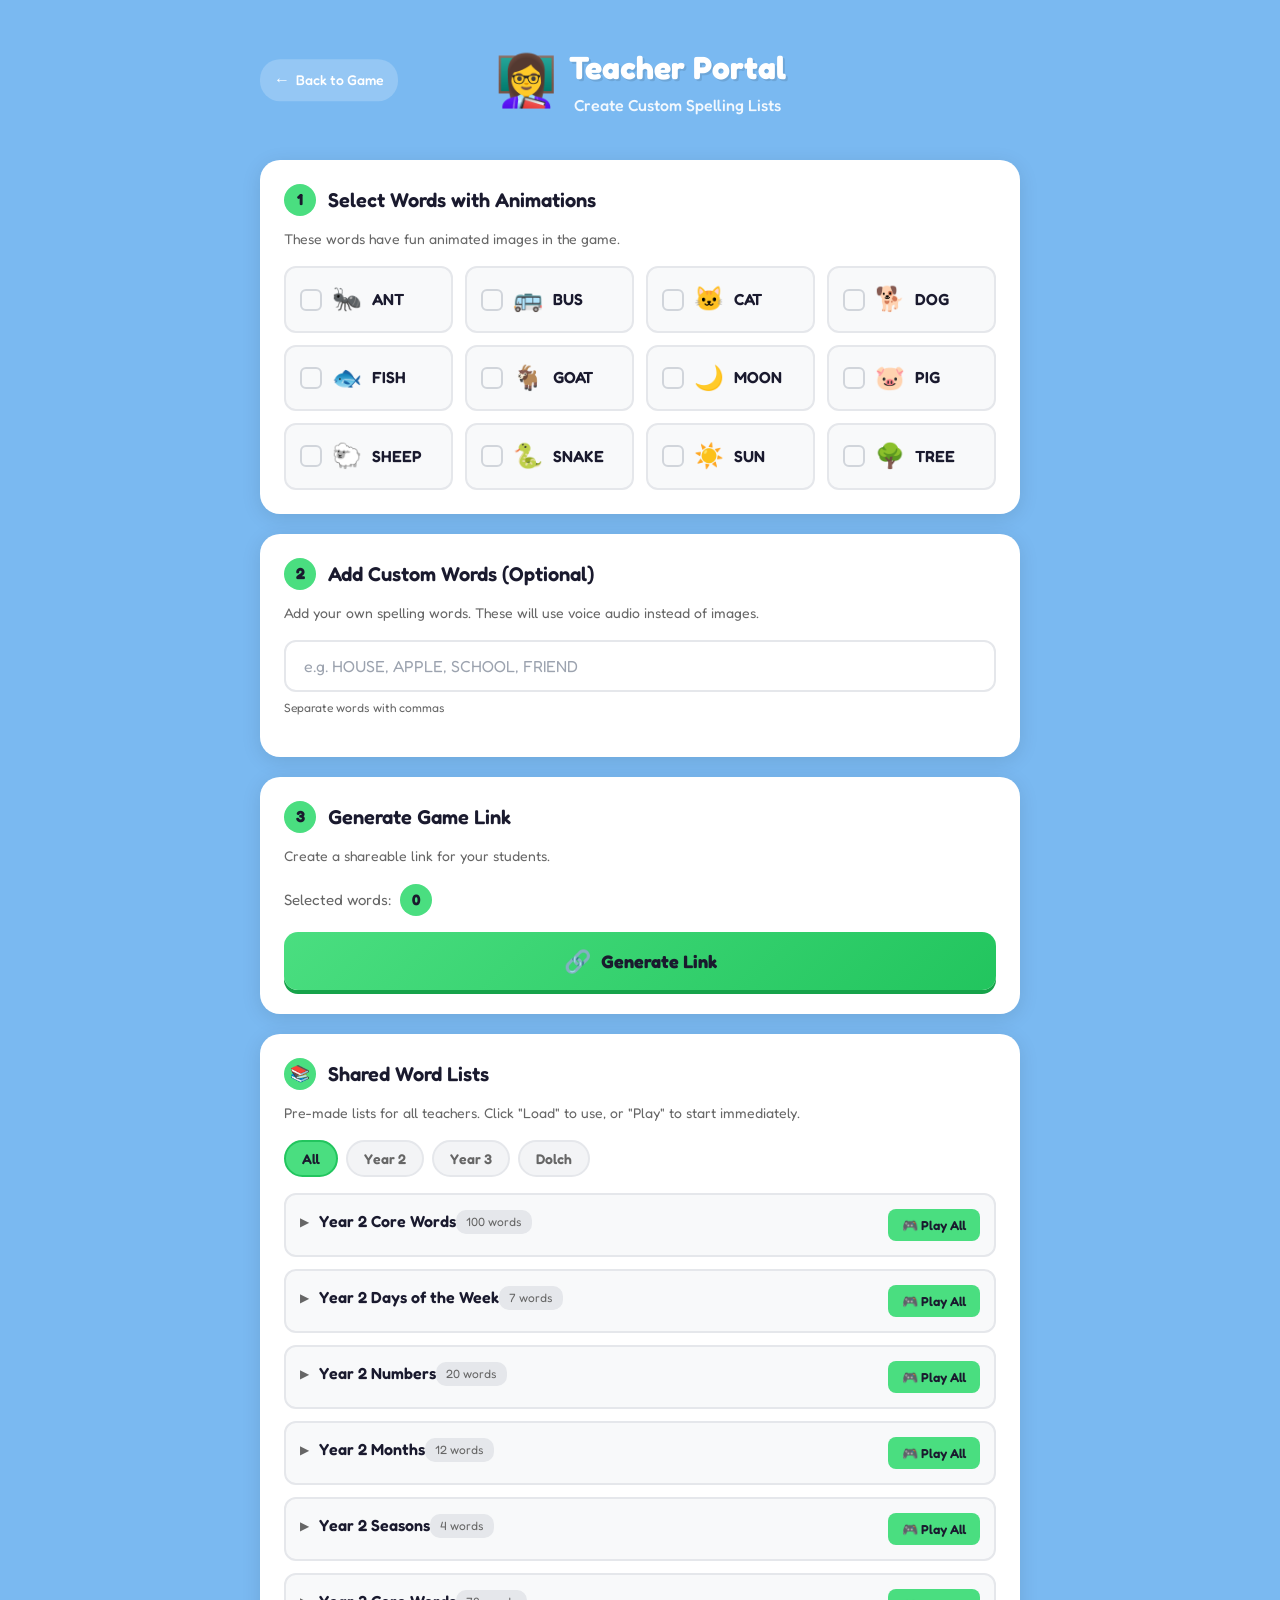
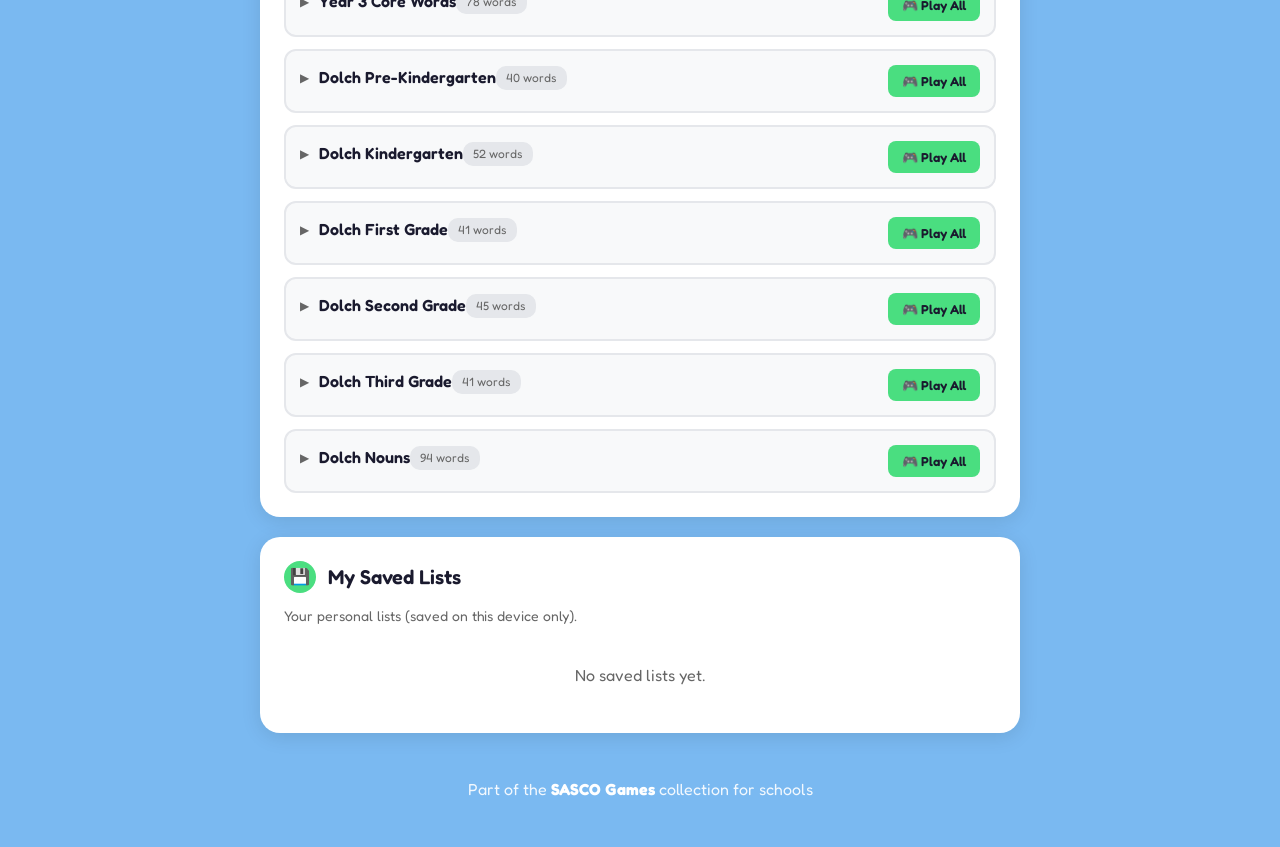
<file: teacher.html>
<!DOCTYPE html>
<html lang="en">
<head>
    <meta charset="UTF-8">
    <meta name="viewport" content="width=device-width, initial-scale=1.0">
    <title>Teacher Portal - Spelling Snake</title>
    <link rel="preconnect" href="https://fonts.googleapis.com">
    <link rel="preconnect" href="https://fonts.gstatic.com" crossorigin>
    <link href="https://fonts.googleapis.com/css2?family=Fredoka:wght@400;500;600;700&display=swap" rel="stylesheet">
    <link rel="stylesheet" href="css/teacher.css">
</head>
<body>
    <div class="container">
        <!-- Header -->
        <header class="header">
            <a href="index.html" class="back-link">
                <span class="back-arrow">←</span>
                <span>Back to Game</span>
            </a>
            <div class="logo">
                <span class="logo-icon">👩‍🏫</span>
                <div class="logo-text">
                    <h1>Teacher Portal</h1>
                    <p class="tagline">Create Custom Spelling Lists</p>
                </div>
            </div>
        </header>

        <!-- Main content -->
        <main class="main-content">
            <!-- Step 1: Select animated words -->
            <section class="card">
                <div class="step-header">
                    <span class="step-number">1</span>
                    <h2>Select Words with Animations</h2>
                </div>
                <p class="card-description">These words have fun animated images in the game.</p>
                <div class="word-grid" id="word-grid">
                    <!-- Words will be inserted by JavaScript -->
                </div>
            </section>

            <!-- Step 2: Add custom words -->
            <section class="card">
                <div class="step-header">
                    <span class="step-number">2</span>
                    <h2>Add Custom Words (Optional)</h2>
                </div>
                <p class="card-description">Add your own spelling words. These will use voice audio instead of images.</p>
                <div class="custom-input-group">
                    <input type="text"
                           id="custom-words-input"
                           class="custom-input"
                           placeholder="e.g. HOUSE, APPLE, SCHOOL, FRIEND"
                           autocomplete="off"
                           autocapitalize="characters">
                    <small class="input-hint">Separate words with commas</small>
                </div>
                <div class="custom-words-preview hidden" id="custom-words-preview">
                    <span class="preview-label">Custom words:</span>
                    <div class="preview-tags" id="preview-tags"></div>
                </div>
            </section>

            <!-- Step 3: Generate link -->
            <section class="card">
                <div class="step-header">
                    <span class="step-number">3</span>
                    <h2>Generate Game Link</h2>
                </div>
                <p class="card-description">Create a shareable link for your students.</p>

                <div class="selected-summary" id="selected-summary">
                    <span class="summary-label">Selected words:</span>
                    <span class="summary-count" id="selected-count">0</span>
                </div>

                <button class="generate-btn" id="generate-btn">
                    <span class="btn-icon">🔗</span>
                    <span>Generate Link</span>
                </button>

                <div class="link-output hidden" id="link-output">
                    <div class="link-box">
                        <input type="text" id="game-link" class="link-input" readonly>
                        <button class="copy-btn" id="copy-btn" title="Copy to clipboard">
                            <span class="copy-icon">📋</span>
                        </button>
                    </div>
                    <div class="link-actions">
                        <button class="action-btn open-btn" id="open-btn">
                            <span>🎮</span> Open Game
                        </button>
                        <button class="action-btn save-btn" id="save-btn">
                            <span>💾</span> Save List
                        </button>
                    </div>
                </div>
            </section>

            <!-- Shared lists (visible to everyone) -->
            <section class="card shared-lists-card">
                <div class="step-header">
                    <span class="step-number">📚</span>
                    <h2>Shared Word Lists</h2>
                </div>
                <p class="card-description">Pre-made lists for all teachers. Click "Load" to use, or "Play" to start immediately.</p>

                <!-- Filter buttons -->
                <div class="list-filters" id="list-filters">
                    <button class="filter-btn active" data-filter="all">All</button>
                    <button class="filter-btn" data-filter="Year 2">Year 2</button>
                    <button class="filter-btn" data-filter="Year 3">Year 3</button>
                    <button class="filter-btn" data-filter="Dolch">Dolch</button>
                </div>

                <div class="shared-lists" id="shared-lists">
                    <!-- Shared lists will be inserted here -->
                </div>
            </section>

            <!-- Personal saved lists -->
            <section class="card saved-lists-card" id="saved-lists-section">
                <div class="step-header">
                    <span class="step-number">💾</span>
                    <h2>My Saved Lists</h2>
                </div>
                <p class="card-description">Your personal lists (saved on this device only).</p>
                <div class="saved-lists" id="saved-lists">
                    <!-- Saved lists will be inserted here -->
                </div>
                <p class="no-saved-lists hidden" id="no-saved-lists">No saved lists yet.</p>
            </section>
        </main>

        <!-- Footer -->
        <footer class="footer">
            <p>Part of the <strong>SASCO Games</strong> collection for schools</p>
        </footer>
    </div>

    <!-- Save dialog -->
    <div class="dialog-overlay hidden" id="save-dialog">
        <div class="dialog">
            <h3>Save Word List</h3>
            <input type="text" id="list-name-input" class="list-name-input" placeholder="e.g. Week 5 Spelling Words">
            <div class="dialog-buttons">
                <button class="dialog-btn cancel-btn" id="cancel-save">Cancel</button>
                <button class="dialog-btn confirm-btn" id="confirm-save">Save</button>
            </div>
        </div>
    </div>

    <script src="js/teacher-portal.js"></script>
</body>
</html>
</file>
<file: css/teacher.css>
/* =============================================
   TEACHER PORTAL - STYLES
   SASCO Green Theme
   ============================================= */

* {
    margin: 0;
    padding: 0;
    box-sizing: border-box;
}

:root {
    --primary: #4ade80;
    --primary-dark: #22c55e;
    --primary-light: #86efac;
    --background: #7ab9f1;
    --card-bg: #ffffff;
    --text: #1a1a2e;
    --text-muted: #666666;
    --border: #e5e7eb;
    --shadow: rgba(0, 0, 0, 0.1);
}

body {
    font-family: 'Fredoka', sans-serif;
    background: var(--background);
    color: var(--text);
    min-height: 100vh;
    line-height: 1.6;
}

.container {
    max-width: 800px;
    margin: 0 auto;
    padding: 20px;
    min-height: 100vh;
    display: flex;
    flex-direction: column;
}

/* =============================================
   HEADER
   ============================================= */

.header {
    text-align: center;
    padding: 20px;
    margin-bottom: 20px;
    position: relative;
}

.back-link {
    position: absolute;
    left: 0;
    top: 50%;
    transform: translateY(-50%);
    display: flex;
    align-items: center;
    gap: 6px;
    color: #ffffff;
    text-decoration: none;
    font-size: 14px;
    font-weight: 500;
    background: rgba(255, 255, 255, 0.2);
    padding: 8px 14px;
    border-radius: 20px;
    transition: all 0.2s ease;
}

.back-link:hover {
    background: rgba(255, 255, 255, 0.3);
}

.back-arrow {
    font-size: 16px;
}

.logo {
    display: flex;
    align-items: center;
    justify-content: center;
    gap: 12px;
}

.logo-icon {
    font-size: 50px;
}

.logo-text h1 {
    font-size: 32px;
    font-weight: 700;
    color: #ffffff;
    text-shadow: 2px 2px 0px rgba(0, 0, 0, 0.1);
}

.tagline {
    color: rgba(255, 255, 255, 0.9);
    font-size: 16px;
    font-weight: 500;
}

/* =============================================
   MAIN CONTENT
   ============================================= */

.main-content {
    flex: 1;
    display: flex;
    flex-direction: column;
    gap: 20px;
}

/* =============================================
   CARDS
   ============================================= */

.card {
    background: var(--card-bg);
    border-radius: 20px;
    padding: 24px;
    box-shadow: 0 4px 20px var(--shadow);
}

.step-header {
    display: flex;
    align-items: center;
    gap: 12px;
    margin-bottom: 12px;
}

.step-number {
    width: 32px;
    height: 32px;
    background: var(--primary);
    color: var(--text);
    border-radius: 50%;
    display: flex;
    align-items: center;
    justify-content: center;
    font-weight: 700;
    font-size: 16px;
}

.step-header h2 {
    font-size: 20px;
    font-weight: 600;
    color: var(--text);
}

.card-description {
    color: var(--text-muted);
    font-size: 14px;
    margin-bottom: 16px;
}

/* =============================================
   WORD GRID
   ============================================= */

.word-grid {
    display: grid;
    grid-template-columns: repeat(auto-fill, minmax(140px, 1fr));
    gap: 12px;
}

.word-checkbox {
    display: flex;
    align-items: center;
    gap: 10px;
    padding: 12px 14px;
    background: #f8f9fa;
    border: 2px solid var(--border);
    border-radius: 12px;
    cursor: pointer;
    transition: all 0.2s ease;
    user-select: none;
}

.word-checkbox:hover {
    border-color: var(--primary);
    background: #f0fdf4;
}

.word-checkbox.selected {
    border-color: var(--primary);
    background: linear-gradient(135deg, #f0fdf4, #dcfce7);
    box-shadow: 0 2px 8px rgba(74, 222, 128, 0.3);
}

.checkbox-input {
    display: none;
}

.checkbox-custom {
    width: 22px;
    height: 22px;
    border: 2px solid #d1d5db;
    border-radius: 6px;
    display: flex;
    align-items: center;
    justify-content: center;
    transition: all 0.2s ease;
    flex-shrink: 0;
}

.word-checkbox.selected .checkbox-custom {
    background: var(--primary);
    border-color: var(--primary-dark);
}

.word-checkbox.selected .checkbox-custom::after {
    content: '✓';
    color: white;
    font-size: 14px;
    font-weight: 700;
}

.word-emoji {
    font-size: 24px;
}

.word-text {
    font-size: 16px;
    font-weight: 600;
    color: var(--text);
}

/* =============================================
   CUSTOM WORDS INPUT
   ============================================= */

.custom-input-group {
    margin-bottom: 16px;
}

.custom-input {
    width: 100%;
    padding: 14px 18px;
    font-family: 'Fredoka', sans-serif;
    font-size: 16px;
    border: 2px solid var(--border);
    border-radius: 12px;
    outline: none;
    transition: all 0.2s ease;
}

.custom-input:focus {
    border-color: var(--primary);
    box-shadow: 0 0 0 3px rgba(74, 222, 128, 0.2);
}

.custom-input::placeholder {
    color: #9ca3af;
}

.input-hint {
    display: block;
    margin-top: 6px;
    color: var(--text-muted);
    font-size: 12px;
}

.custom-words-preview {
    background: #f8f9fa;
    border-radius: 10px;
    padding: 12px 14px;
}

.preview-label {
    font-size: 12px;
    color: var(--text-muted);
    display: block;
    margin-bottom: 8px;
}

.preview-tags {
    display: flex;
    flex-wrap: wrap;
    gap: 8px;
}

.preview-tag {
    padding: 6px 12px;
    background: #fef3c7;
    color: #92400e;
    border-radius: 20px;
    font-size: 13px;
    font-weight: 600;
}

.preview-tag.has-animation {
    background: #dcfce7;
    color: #166534;
}

.preview-tag.tts-word {
    background: #e0f2fe;
    color: #0369a1;
}

/* =============================================
   GENERATE LINK
   ============================================= */

.selected-summary {
    display: flex;
    align-items: center;
    gap: 8px;
    margin-bottom: 16px;
    font-size: 15px;
}

.summary-label {
    color: var(--text-muted);
}

.summary-count {
    background: var(--primary);
    color: var(--text);
    padding: 4px 12px;
    border-radius: 20px;
    font-weight: 700;
}

.generate-btn {
    display: flex;
    align-items: center;
    justify-content: center;
    gap: 10px;
    width: 100%;
    padding: 16px 24px;
    background: linear-gradient(135deg, var(--primary), var(--primary-dark));
    color: var(--text);
    border: none;
    border-radius: 14px;
    font-family: 'Fredoka', sans-serif;
    font-size: 18px;
    font-weight: 700;
    cursor: pointer;
    transition: all 0.2s ease;
    box-shadow: 0 4px 0 #16a34a;
}

.generate-btn:hover {
    transform: translateY(-2px);
    box-shadow: 0 6px 0 #16a34a;
}

.generate-btn:active {
    transform: translateY(1px);
    box-shadow: 0 2px 0 #16a34a;
}

.btn-icon {
    font-size: 22px;
}

.link-output {
    margin-top: 20px;
}

.link-box {
    display: flex;
    gap: 8px;
}

.link-input {
    flex: 1;
    padding: 14px 16px;
    font-family: 'Fredoka', monospace;
    font-size: 13px;
    border: 2px solid var(--border);
    border-radius: 10px;
    background: #f8f9fa;
    color: var(--text);
}

.copy-btn {
    padding: 14px 18px;
    background: #f3f4f6;
    border: 2px solid var(--border);
    border-radius: 10px;
    cursor: pointer;
    transition: all 0.2s ease;
}

.copy-btn:hover {
    background: #e5e7eb;
}

.copy-btn.copied {
    background: var(--primary-light);
    border-color: var(--primary);
}

.copy-icon {
    font-size: 18px;
}

.link-actions {
    display: flex;
    gap: 12px;
    margin-top: 12px;
}

.action-btn {
    flex: 1;
    display: flex;
    align-items: center;
    justify-content: center;
    gap: 8px;
    padding: 12px 20px;
    border: 2px solid var(--border);
    border-radius: 10px;
    font-family: 'Fredoka', sans-serif;
    font-size: 15px;
    font-weight: 600;
    cursor: pointer;
    transition: all 0.2s ease;
    background: white;
}

.action-btn:hover {
    transform: translateY(-1px);
    box-shadow: 0 4px 12px var(--shadow);
}

.open-btn {
    background: var(--primary-light);
    border-color: var(--primary);
    color: var(--text);
}

.save-btn {
    background: #fef3c7;
    border-color: #fcd34d;
    color: var(--text);
}

/* =============================================
   SHARED LISTS & FILTERS
   ============================================= */

.list-filters {
    display: flex;
    flex-wrap: wrap;
    gap: 8px;
    margin-bottom: 16px;
}

.filter-btn {
    padding: 8px 16px;
    background: #f3f4f6;
    border: 2px solid var(--border);
    border-radius: 20px;
    font-family: 'Fredoka', sans-serif;
    font-size: 14px;
    font-weight: 600;
    color: var(--text-muted);
    cursor: pointer;
    transition: all 0.2s ease;
}

.filter-btn:hover {
    border-color: var(--primary);
    color: var(--text);
}

.filter-btn.active {
    background: var(--primary);
    border-color: var(--primary-dark);
    color: var(--text);
}

.shared-lists {
    display: flex;
    flex-direction: column;
    gap: 12px;
}

.shared-list-item {
    background: #f8f9fa;
    border: 2px solid var(--border);
    border-radius: 12px;
    transition: all 0.2s ease;
}

.shared-list-item:hover {
    border-color: var(--primary);
}

.shared-list-item.expanded {
    border-color: var(--primary);
    background: linear-gradient(135deg, #f0fdf4, #ffffff);
}

.list-header {
    display: flex;
    align-items: center;
    justify-content: space-between;
    padding: 14px;
    cursor: pointer;
    transition: background 0.2s ease;
}

.list-header:hover {
    background: rgba(74, 222, 128, 0.1);
}

.expand-icon {
    font-size: 12px;
    color: var(--text-muted);
    margin-right: 10px;
    transition: transform 0.2s ease;
}

.list-quick-actions {
    display: flex;
    gap: 8px;
}

/* Expanded content */
.list-expanded-content {
    padding: 0 14px 14px;
    border-top: 1px solid var(--border);
    background: white;
}

.list-select-actions {
    display: flex;
    align-items: center;
    gap: 10px;
    padding: 12px 0;
    border-bottom: 1px solid var(--border);
    margin-bottom: 12px;
}

.select-action-btn {
    padding: 6px 14px;
    background: #e5e7eb;
    border: none;
    border-radius: 6px;
    font-family: 'Fredoka', sans-serif;
    font-size: 13px;
    font-weight: 600;
    color: var(--text);
    cursor: pointer;
    transition: all 0.2s ease;
}

.select-action-btn:hover {
    background: #d1d5db;
}

.selected-info {
    margin-left: auto;
    font-size: 13px;
    color: var(--text-muted);
    font-weight: 600;
}

.list-words-grid {
    display: flex;
    flex-wrap: wrap;
    gap: 8px;
    padding: 12px;
    background: #fafafa;
    border-radius: 8px;
    max-height: 400px;
    overflow-y: auto;
}

.list-word-checkbox {
    display: inline-flex;
    align-items: center;
    gap: 6px;
    padding: 8px 12px;
    background: white;
    border: 2px solid var(--border);
    border-radius: 8px;
    cursor: pointer;
    transition: all 0.15s ease;
    font-size: 14px;
    min-width: 100px;
}

.list-word-checkbox:hover {
    border-color: var(--primary);
    background: #f0fdf4;
}

.list-word-checkbox.selected {
    background: var(--primary-light);
    border-color: var(--primary);
}

.list-word-checkbox input[type="checkbox"] {
    width: 16px;
    height: 16px;
    margin: 0;
    cursor: pointer;
    accent-color: var(--primary);
}

.word-label {
    font-weight: 600;
    color: var(--text);
}

.has-anim {
    font-size: 14px;
    margin-left: 2px;
}

.has-tts {
    font-size: 13px;
    margin-left: 2px;
}

.list-use-actions {
    padding-top: 12px;
    border-top: 1px solid var(--border);
    margin-top: 12px;
}

.use-selected-btn {
    width: 100%;
    padding: 12px 20px;
    background: linear-gradient(135deg, var(--primary), var(--primary-dark));
    border: none;
    border-radius: 10px;
    font-family: 'Fredoka', sans-serif;
    font-size: 16px;
    font-weight: 700;
    color: var(--text);
    cursor: pointer;
    transition: all 0.2s ease;
    box-shadow: 0 3px 0 #16a34a;
}

.use-selected-btn:hover:not(:disabled) {
    transform: translateY(-1px);
    box-shadow: 0 4px 0 #16a34a;
}

.use-selected-btn:disabled {
    background: #d1d5db;
    box-shadow: 0 3px 0 #9ca3af;
    cursor: not-allowed;
}

/* =============================================
   SAVED LISTS
   ============================================= */

.saved-lists {
    display: flex;
    flex-direction: column;
    gap: 12px;
}

.no-saved-lists {
    text-align: center;
    color: var(--text-muted);
    padding: 20px;
}

.saved-list-item {
    background: #f8f9fa;
    border: 2px solid var(--border);
    border-radius: 12px;
    padding: 14px;
    transition: all 0.2s ease;
}

.saved-list-item:hover {
    border-color: var(--primary);
}

.list-info {
    display: flex;
    align-items: center;
    justify-content: space-between;
    margin-bottom: 6px;
}

.list-name {
    font-size: 16px;
    font-weight: 600;
    color: var(--text);
}

.list-count {
    font-size: 12px;
    color: var(--text-muted);
    background: #e5e7eb;
    padding: 2px 10px;
    border-radius: 10px;
}

.list-words {
    font-size: 13px;
    color: var(--text-muted);
    margin-bottom: 10px;
    word-break: break-word;
}

.list-actions {
    display: flex;
    gap: 8px;
}

.list-btn {
    padding: 8px 14px;
    border: none;
    border-radius: 8px;
    font-family: 'Fredoka', sans-serif;
    font-size: 13px;
    font-weight: 600;
    cursor: pointer;
    transition: all 0.2s ease;
}

.load-btn {
    background: #e5e7eb;
    color: var(--text);
}

.load-btn:hover {
    background: #d1d5db;
}

.play-btn {
    background: var(--primary);
    color: var(--text);
}

.play-btn:hover {
    background: var(--primary-dark);
}

.delete-btn {
    background: #fee2e2;
    color: #dc2626;
    padding: 8px 10px;
}

.delete-btn:hover {
    background: #fecaca;
}

/* =============================================
   SAVE DIALOG
   ============================================= */

.dialog-overlay {
    position: fixed;
    top: 0;
    left: 0;
    width: 100%;
    height: 100%;
    background: rgba(0, 0, 0, 0.5);
    display: flex;
    align-items: center;
    justify-content: center;
    z-index: 1000;
    padding: 20px;
}

.dialog {
    background: white;
    border-radius: 20px;
    padding: 24px;
    width: 100%;
    max-width: 400px;
    box-shadow: 0 20px 60px rgba(0, 0, 0, 0.3);
}

.dialog h3 {
    margin-bottom: 16px;
    font-size: 20px;
    color: var(--text);
}

.list-name-input {
    width: 100%;
    padding: 14px 16px;
    font-family: 'Fredoka', sans-serif;
    font-size: 16px;
    border: 2px solid var(--border);
    border-radius: 10px;
    outline: none;
    margin-bottom: 16px;
}

.list-name-input:focus {
    border-color: var(--primary);
}

.dialog-buttons {
    display: flex;
    gap: 12px;
}

.dialog-btn {
    flex: 1;
    padding: 12px 20px;
    border: none;
    border-radius: 10px;
    font-family: 'Fredoka', sans-serif;
    font-size: 16px;
    font-weight: 600;
    cursor: pointer;
    transition: all 0.2s ease;
}

.cancel-btn {
    background: #f3f4f6;
    color: var(--text);
}

.cancel-btn:hover {
    background: #e5e7eb;
}

.confirm-btn {
    background: var(--primary);
    color: var(--text);
}

.confirm-btn:hover {
    background: var(--primary-dark);
}

/* =============================================
   FOOTER
   ============================================= */

.footer {
    text-align: center;
    padding: 24px;
    margin-top: 20px;
    color: rgba(255, 255, 255, 0.9);
}

.footer strong {
    color: #ffffff;
}

/* =============================================
   UTILITIES
   ============================================= */

.hidden {
    display: none !important;
}

/* =============================================
   RESPONSIVE
   ============================================= */

@media (max-width: 600px) {
    .header {
        padding: 15px 10px;
    }

    .back-link {
        position: static;
        transform: none;
        margin-bottom: 15px;
        display: inline-flex;
    }

    .logo-text h1 {
        font-size: 26px;
    }

    .tagline {
        font-size: 14px;
    }

    .card {
        padding: 18px;
    }

    .word-grid {
        grid-template-columns: repeat(auto-fill, minmax(120px, 1fr));
        gap: 10px;
    }

    .word-checkbox {
        padding: 10px 12px;
    }

    .word-emoji {
        font-size: 20px;
    }

    .word-text {
        font-size: 14px;
    }

    .link-actions {
        flex-direction: column;
    }
}
</file>
